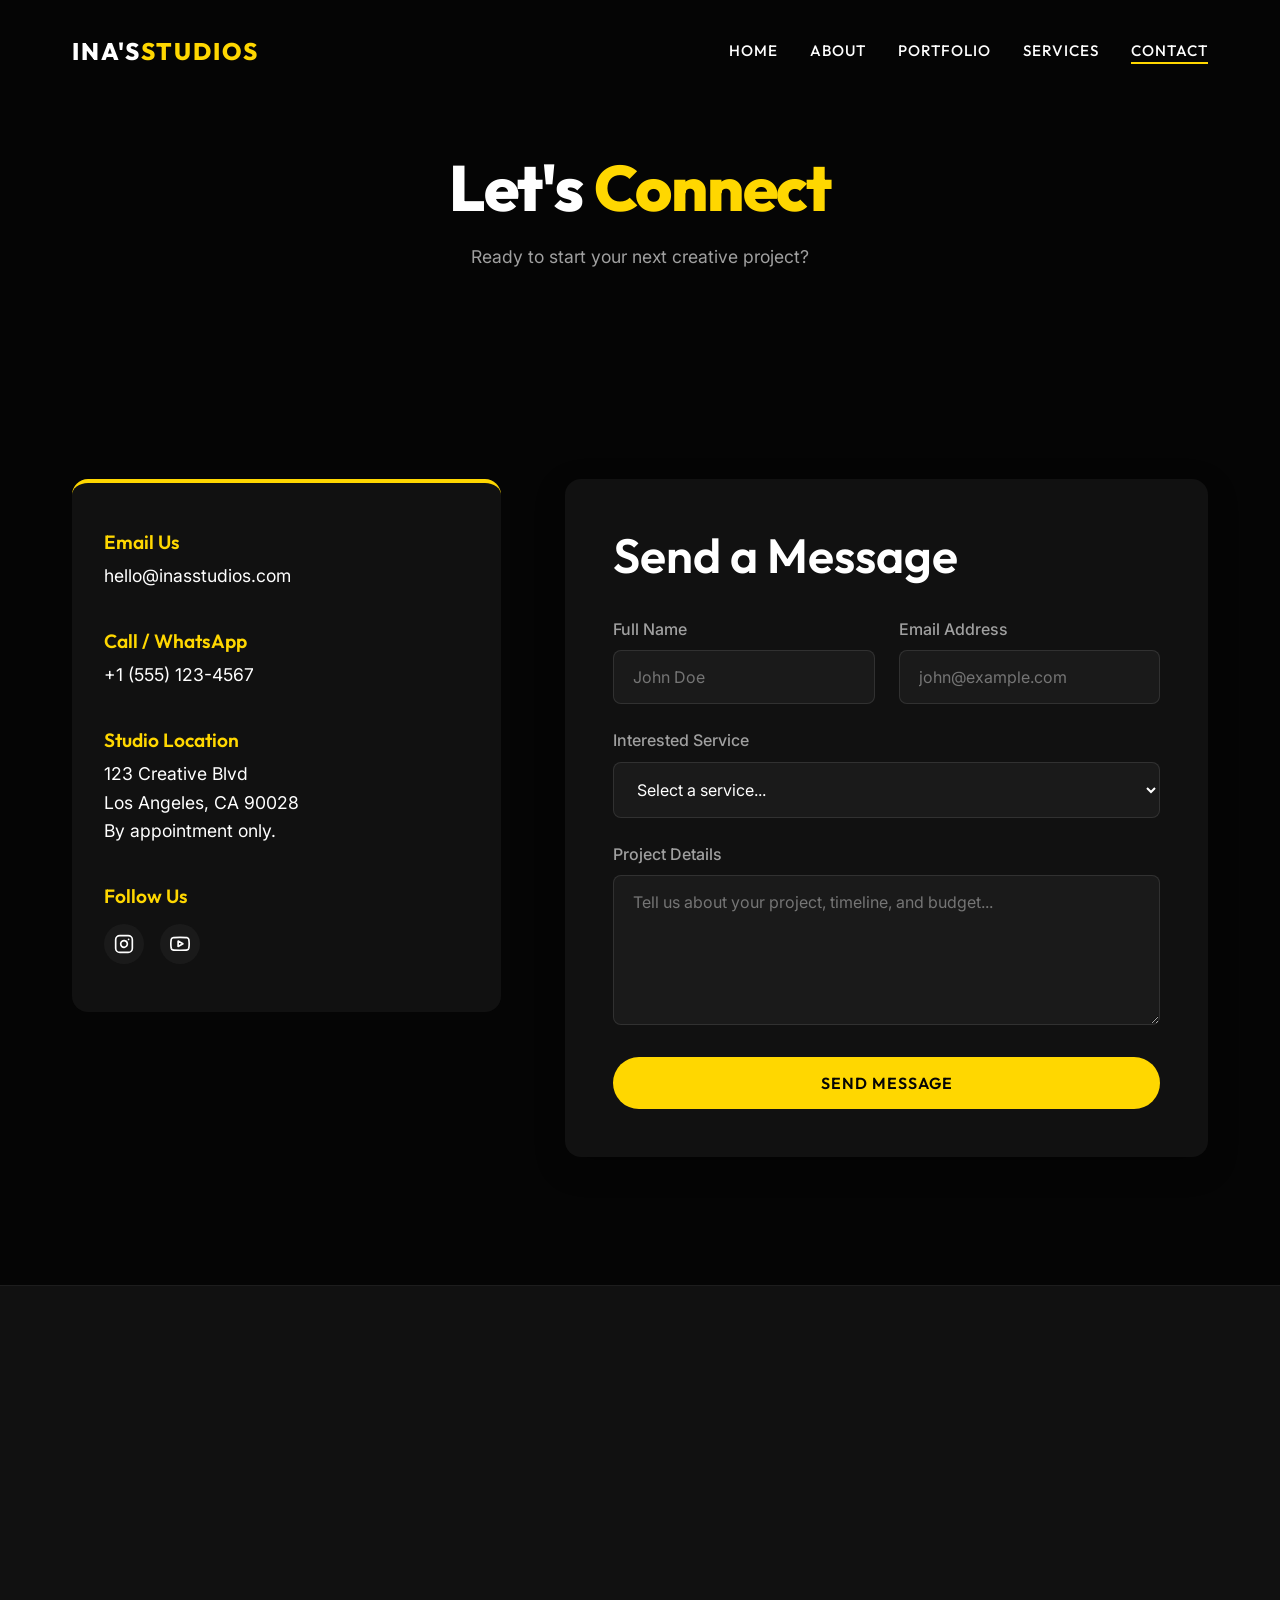
<file: contact.html>
<!DOCTYPE html>
<html lang="en">

<head>
    <meta charset="UTF-8">
    <meta name="viewport" content="width=device-width, initial-scale=1.0">
    <title>Contact | Ina's Studios</title>
    <!-- CSS -->
    <link rel="stylesheet" href="assets/css/style.css">
    <link rel="stylesheet" href="assets/css/animations.css">
    <link rel="stylesheet" href="assets/css/responsive.css">
    <style>
        .page-header {
            padding: 150px 0 80px;
            background: linear-gradient(rgba(5, 5, 5, 0.9), rgba(5, 5, 5, 1)),
                url('https://images.unsplash.com/photo-1542038784456-1ea8e935640e?q=80&w=2070&auto=format&fit=crop') center/cover no-repeat;
            text-align: center;
        }

        .contact-layout {
            display: grid;
            grid-template-columns: 1fr 1.5fr;
            gap: 4rem;
        }

        @media (max-width: 992px) {
            .contact-layout {
                grid-template-columns: 1fr;
            }
        }

        .contact-info-card {
            background: var(--bg-secondary);
            padding: 3rem 2rem;
            border-radius: var(--border-radius-lg);
            border-top: 4px solid var(--accent-color);
        }

        .info-block {
            margin-bottom: 2.5rem;
        }

        .info-block h3 {
            font-size: 1.2rem;
            color: var(--accent-color);
            margin-bottom: 0.5rem;
        }

        .info-block p,
        .info-block a {
            color: var(--text-primary);
            font-size: 1.1rem;
        }

        /* Form Styles */
        .contact-form {
            background: var(--bg-secondary);
            padding: 3rem;
            border-radius: var(--border-radius-lg);
            box-shadow: 0 10px 30px rgba(0, 0, 0, 0.3);
        }

        @media (max-width: 576px) {
            .contact-form {
                padding: 1.5rem;
            }
        }

        .form-group {
            margin-bottom: 1.5rem;
            position: relative;
        }

        .form-row {
            display: grid;
            grid-template-columns: 1fr 1fr;
            gap: 1.5rem;
        }

        @media (max-width: 768px) {
            .form-row {
                grid-template-columns: 1fr;
                gap: 0;
            }
        }

        .form-label {
            display: block;
            margin-bottom: 0.5rem;
            color: var(--text-secondary);
            font-weight: 500;
        }

        .form-control {
            width: 100%;
            padding: 1rem 1.2rem;
            background: var(--bg-tertiary);
            border: 1px solid rgba(255, 255, 255, 0.1);
            border-radius: var(--border-radius);
            color: white;
            font-family: var(--font-body);
            font-size: 1rem;
            transition: all var(--transition-fast);
        }

        .form-control:focus {
            outline: none;
            border-color: var(--accent-color);
            background: rgba(255, 215, 0, 0.05);
            box-shadow: 0 0 0 2px rgba(255, 215, 0, 0.2);
        }

        textarea.form-control {
            resize: vertical;
            min-height: 150px;
        }

        /* Validation States */
        .form-control.error {
            border-color: #ff4d4d;
        }

        .form-control.success {
            border-color: #4BB543;
        }

        .error-message {
            color: #ff4d4d;
            font-size: 0.85rem;
            margin-top: 0.4rem;
            display: none;
        }

        /* Submission Feedback */
        .form-message-container {
            display: none;
            padding: 1.5rem;
            border-radius: var(--border-radius);
            margin-bottom: 1.5rem;
            text-align: center;
        }

        .form-message-container.success {
            display: block;
            background: rgba(75, 181, 67, 0.1);
            border: 1px solid #4BB543;
            color: #4BB543;
            animation: fadeIn 0.5s ease;
        }

        @keyframes fadeIn {
            from {
                opacity: 0;
                transform: translateY(-10px);
            }

            to {
                opacity: 1;
                transform: translateY(0);
            }
        }
    </style>
</head>

<body>
    <!-- Component Placeholder: Navbar -->
    <div id="header-placeholder"></div>

    <header class="page-header">
        <div class="container fade-up opacity-0">
            <h1>Let's <span class="text-accent">Connect</span></h1>
            <p style="margin: 0 auto;">Ready to start your next creative project?</p>
        </div>
    </header>

    <section class="section">
        <div class="container">
            <div class="contact-layout">

                <!-- Contact Info -->
                <div class="fade-up delay-100">
                    <div class="contact-info-card">
                        <div class="info-block">
                            <h3>Email Us</h3>
                            <a href="mailto:hello@inasstudios.com">hello@inasstudios.com</a>
                        </div>

                        <div class="info-block">
                            <h3>Call / WhatsApp</h3>
                            <a href="tel:+15551234567">+1 (555) 123-4567</a>
                        </div>

                        <div class="info-block">
                            <h3>Studio Location</h3>
                            <p>123 Creative Blvd<br>Los Angeles, CA 90028<br>By appointment only.</p>
                        </div>

                        <div class="info-block" style="margin-bottom: 0;">
                            <h3>Follow Us</h3>
                            <div class="social-links" style="margin-top: 1rem;">
                                <a href="#" aria-label="Instagram">
                                    <svg xmlns="http://www.w3.org/2000/svg" width="20" height="20" viewBox="0 0 24 24"
                                        fill="none" stroke="currentColor" stroke-width="2" stroke-linecap="round"
                                        stroke-linejoin="round">
                                        <rect x="2" y="2" width="20" height="20" rx="5" ry="5"></rect>
                                        <path d="M16 11.37A4 4 0 1 1 12.63 8 4 4 0 0 1 16 11.37z"></path>
                                        <line x1="17.5" y1="6.5" x2="17.51" y2="6.5"></line>
                                    </svg>
                                </a>
                                <a href="#" aria-label="YouTube">
                                    <svg xmlns="http://www.w3.org/2000/svg" width="20" height="20" viewBox="0 0 24 24"
                                        fill="none" stroke="currentColor" stroke-width="2" stroke-linecap="round"
                                        stroke-linejoin="round">
                                        <path
                                            d="M22.54 6.42a2.78 2.78 0 0 0-1.94-2C18.88 4 12 4 12 4s-6.88 0-8.6.46a2.78 2.78 0 0 0-1.94 2A29 29 0 0 0 1 11.75a29 29 0 0 0 .46 5.33 2.78 2.78 0 0 0 1.94 2c1.72.46 8.6.46 8.6.46s6.88 0 8.6-.46a2.78 2.78 0 0 0 1.94-2 29 29 0 0 0 .46-5.33 29 29 0 0 0-.46-5.33z">
                                        </path>
                                        <polygon points="9.75 15.02 15.5 11.75 9.75 8.48 9.75 15.02"></polygon>
                                    </svg>
                                </a>
                            </div>
                        </div>
                    </div>
                </div>

                <!-- Contact Form -->
                <div class="fade-up delay-200">
                    <form id="contactForm" class="contact-form" novalidate>
                        <h2 style="margin-bottom: 2rem;">Send a Message</h2>

                        <div id="formFeedback" class="form-message-container">
                            <strong>Success!</strong> Your message has been sent. We'll be in touch soon.
                        </div>

                        <div class="form-row">
                            <div class="form-group">
                                <label for="name" class="form-label">Full Name</label>
                                <input type="text" id="name" name="name" class="form-control" placeholder="John Doe">
                                <div class="error-message">Please enter your name</div>
                            </div>
                            <div class="form-group">
                                <label for="email" class="form-label">Email Address</label>
                                <input type="email" id="email" name="email" class="form-control"
                                    placeholder="john@example.com">
                                <div class="error-message">Please enter a valid email</div>
                            </div>
                        </div>

                        <div class="form-group">
                            <label for="service" class="form-label">Interested Service</label>
                            <select id="service" name="service" class="form-control">
                                <option value="">Select a service...</option>
                                <option value="photography">Photography</option>
                                <option value="videography">Videography</option>
                                <option value="design">Graphic Design</option>
                                <option value="social">Social Media Content</option>
                                <option value="other">Other / General Inquiry</option>
                            </select>
                            <div class="error-message">Please select a service</div>
                        </div>

                        <div class="form-group">
                            <label for="message" class="form-label">Project Details</label>
                            <textarea id="message" name="message" class="form-control"
                                placeholder="Tell us about your project, timeline, and budget..."></textarea>
                            <div class="error-message">Please provide some project details</div>
                        </div>

                        <button type="submit" class="btn btn-primary" id="submitBtn" style="width: 100%;">
                            <span>Send Message</span>
                        </button>
                    </form>
                </div>

            </div>
        </div>
    </section>

    <!-- Component Placeholder: Footer -->
    <div id="footer-placeholder"></div>

    <!-- JS -->
    <script src="assets/js/main.js"></script>
    <script src="assets/js/contact.js"></script>
    <script>
        document.addEventListener('DOMContentLoaded', () => {
            setTimeout(() => {
                const headerContent = document.querySelector('.page-header .container');
                if (headerContent) headerContent.classList.add('visible');
            }, 100);

            // Check URL parameters to auto-select a service if redirected from Services page
            const urlParams = new URLSearchParams(window.location.search);
            const serviceParam = urlParams.get('service');
            if (serviceParam) {
                const serviceSelect = document.getElementById('service');
                if (serviceSelect) {
                    // Force the select if the value exists
                    const option = serviceSelect.querySelector(`option[value="${serviceParam}"]`);
                    if (option) option.selected = true;
                }
            }
        });
    </script>
</body>

</html>
</file>
<file: assets/css/style.css>
@import url('https://fonts.googleapis.com/css2?family=Outfit:wght@300;400;600;800&family=Inter:wght@300;400;500;600&display=swap');

:root {
  /* Brand Colors */
  --bg-primary: #050505;
  --bg-secondary: #111111;
  --bg-tertiary: #1a1a1a;
  --accent-color: #FFD700;
  --accent-hover: #ffea70;
  
  /* Text Colors */
  --text-primary: #ffffff;
  --text-secondary: #a0a0a0;
  --text-muted: #666666;
  
  /* Typography */
  --font-heading: 'Outfit', sans-serif;
  --font-body: 'Inter', sans-serif;
  
  /* Layout & Spacing */
  --container-width: 1200px;
  --space-sm: 1rem;
  --space-md: 2rem;
  --space-lg: 4rem;
  --space-xl: 8rem;
  
  /* Visuals */
  --border-radius: 8px;
  --border-radius-lg: 16px;
  --transition-fast: 0.2s ease;
  --transition-normal: 0.3s cubic-bezier(0.4, 0, 0.2, 1);
  --transition-slow: 0.6s cubic-bezier(0.4, 0, 0.2, 1);
}

/* Reset & Base HTML Styles */
* {
  margin: 0;
  padding: 0;
  box-sizing: border-box;
}

html {
  scroll-behavior: smooth;
}

body {
  font-family: var(--font-body);
  background-color: var(--bg-primary);
  color: var(--text-primary);
  line-height: 1.6;
  overflow-x: hidden;
  -webkit-font-smoothing: antialiased;
}

/* Typography */
h1, h2, h3, h4, h5, h6 {
  font-family: var(--font-heading);
  font-weight: 600;
  line-height: 1.2;
  margin-bottom: var(--space-sm);
}

h1 {
  font-size: clamp(2.5rem, 5vw, 4.5rem);
  font-weight: 800;
  letter-spacing: -0.02em;
}

h2 {
  font-size: clamp(2rem, 4vw, 3rem);
  margin-bottom: var(--space-md);
}

h3 {
  font-size: clamp(1.5rem, 3vw, 2rem);
}

p {
  color: var(--text-secondary);
  font-size: 1.1rem;
  margin-bottom: var(--space-md);
  max-width: 70ch;
}

a {
  color: var(--text-primary);
  text-decoration: none;
  transition: color var(--transition-fast);
}

a:hover {
  color: var(--accent-color);
}

/* Utilities */
.container {
  max-width: var(--container-width);
  margin: 0 auto;
  padding: 0 var(--space-md);
  width: 100%;
}

.section {
  padding: var(--space-xl) 0;
}

.text-center { text-align: center; }

.text-accent { color: var(--accent-color); }

/* Buttons */
.btn {
  display: inline-block;
  padding: 1rem 2.5rem;
  border-radius: 50px;
  font-family: var(--font-heading);
  font-weight: 600;
  font-size: 1rem;
  cursor: pointer;
  transition: all var(--transition-normal);
  text-transform: uppercase;
  letter-spacing: 1px;
  border: none;
  outline: none;
}

.btn-primary {
  background-color: var(--accent-color);
  color: var(--bg-primary);
}

.btn-primary:hover {
  background-color: var(--accent-hover);
  transform: translateY(-2px);
  box-shadow: 0 4px 15px rgba(255, 215, 0, 0.3);
  color: var(--bg-primary);
}

.btn-outline {
  background-color: transparent;
  color: var(--text-primary);
  border: 1px solid rgba(255, 255, 255, 0.2);
}

.btn-outline:hover {
  border-color: var(--accent-color);
  color: var(--accent-color);
}

/* Image Utilities */
img {
  max-width: 100%;
  height: auto;
  display: block;
}

/* Header & Navbar Styles (Will be loaded via JS) */
.main-header {
  position: fixed;
  top: 0;
  left: 0;
  width: 100%;
  z-index: 1000;
  padding: var(--space-md) 0;
  transition: all var(--transition-normal);
  background: transparent;
}

.main-header.scrolled {
  background: rgba(5, 5, 5, 0.9);
  padding: 1rem 0;
  backdrop-filter: blur(10px);
  border-bottom: 1px solid rgba(255, 255, 255, 0.05);
}

.nav-container {
  display: flex;
  justify-content: space-between;
  align-items: center;
}

.logo {
  font-family: var(--font-heading);
  font-size: 1.5rem;
  font-weight: 800;
  letter-spacing: 2px;
  text-transform: uppercase;
}

.logo span {
  color: var(--accent-color);
}

.nav-links {
  display: flex;
  gap: 2rem;
  list-style: none;
}

.nav-links a {
  font-family: var(--font-heading);
  font-size: 0.95rem;
  font-weight: 500;
  text-transform: uppercase;
  letter-spacing: 1px;
  position: relative;
}

.nav-links a::after {
  content: '';
  position: absolute;
  bottom: -4px;
  left: 0;
  width: 0;
  height: 2px;
  background-color: var(--accent-color);
  transition: width var(--transition-fast);
}

.nav-links a:hover::after,
.nav-links a.active::after {
  width: 100%;
}

.mobile-menu-btn {
  display: none;
  background: none;
  border: none;
  color: var(--text-primary);
  font-size: 1.5rem;
  cursor: pointer;
}

/* Footer Styles */
.main-footer {
  background-color: var(--bg-secondary);
  padding: var(--space-xl) 0 2rem;
  border-top: 1px solid rgba(255, 255, 255, 0.05);
}

.footer-grid {
  display: grid;
  grid-template-columns: repeat(auto-fit, minmax(250px, 1fr));
  gap: var(--space-lg);
  margin-bottom: var(--space-lg);
}

.footer-col h4 {
  margin-bottom: 1.5rem;
  font-size: 1.2rem;
}

.footer-links {
  list-style: none;
}

.footer-links li {
  margin-bottom: 0.8rem;
}

.social-links {
  display: flex;
  gap: 1rem;
}

.social-links a {
  display: flex;
  align-items: center;
  justify-content: center;
  width: 40px;
  height: 40px;
  border-radius: 50%;
  background: var(--bg-tertiary);
  transition: all var(--transition-fast);
}

.social-links a:hover {
  background: var(--accent-color);
  color: var(--bg-primary);
  transform: translateY(-3px);
}

.footer-bottom {
  text-align: center;
  padding-top: 2rem;
  border-top: 1px solid rgba(255, 255, 255, 0.05);
  font-size: 0.9rem;
}
</file>
<file: assets/css/animations.css>
/* Fade In Animation (Used with Intersection Observer in JS) */
.fade-up {
    opacity: 0;
    transform: translateY(30px);
    transition: opacity 0.8s cubic-bezier(0.4, 0, 0.2, 1),
        transform 0.8s cubic-bezier(0.4, 0, 0.2, 1);
    will-change: opacity, transform;
}

.fade-up.visible {
    opacity: 1;
    transform: translateY(0);
}

.fade-in {
    opacity: 0;
    transition: opacity 1s ease;
}

.fade-in.visible {
    opacity: 1;
}

/* Staggered animation delays */
.delay-100 {
    transition-delay: 100ms;
}

.delay-200 {
    transition-delay: 200ms;
}

.delay-300 {
    transition-delay: 300ms;
}

.delay-400 {
    transition-delay: 400ms;
}

/* Image Hover Zoom Effect */
.img-hover-zoom {
    overflow: hidden;
    border-radius: var(--border-radius);
    position: relative;
}

.img-hover-zoom img {
    transition: transform var(--transition-slow);
    width: 100%;
    height: 100%;
    object-fit: cover;
}

.img-hover-zoom:hover img {
    transform: scale(1.05);
}

/* Hover overlay for portfolio items */
.portfolio-overlay {
    position: absolute;
    top: 0;
    left: 0;
    width: 100%;
    height: 100%;
    background: rgba(5, 5, 5, 0.8);
    display: flex;
    flex-direction: column;
    justify-content: center;
    align-items: center;
    opacity: 0;
    transition: opacity var(--transition-normal);
    padding: 2rem;
    text-align: center;
}

.img-hover-zoom:hover .portfolio-overlay {
    opacity: 1;
}

.portfolio-overlay h4 {
    transform: translateY(20px);
    transition: transform var(--transition-normal);
    color: var(--accent-color);
    font-size: 1.5rem;
}

.portfolio-overlay p {
    transform: translateY(20px);
    transition: transform var(--transition-normal);
    color: var(--text-primary);
    margin-bottom: 0;
}

.img-hover-zoom:hover .portfolio-overlay h4,
.img-hover-zoom:hover .portfolio-overlay p {
    transform: translateY(0);
}

/* Custom loading spinner */
.loader {
    width: 48px;
    height: 48px;
    border: 3px solid rgba(255, 215, 0, 0.3);
    border-radius: 50%;
    display: inline-block;
    position: relative;
    box-sizing: border-box;
    animation: rotation 1s linear infinite;
}

.loader::after {
    content: '';
    box-sizing: border-box;
    position: absolute;
    left: 50%;
    top: 50%;
    transform: translate(-50%, -50%);
    width: 56px;
    height: 56px;
    border-radius: 50%;
    border: 3px solid;
    border-color: var(--accent-color) transparent;
}

@keyframes rotation {
    0% {
        transform: rotate(0deg);
    }

    100% {
        transform: rotate(360deg);
    }
}
</file>
<file: assets/css/responsive.css>
/* Tablet Styles (Max 992px) */
@media (max-width: 992px) {
    :root {
        --space-xl: 6rem;
        --space-lg: 3rem;
    }
}

/* Mobile Setup (Max 768px) */
@media (max-width: 768px) {
    :root {
        --space-xl: 4rem;
        --space-lg: 2rem;
        --space-md: 1.5rem;
    }

    /* Navigation */
    .mobile-menu-btn {
        display: block;
        z-index: 1001;
    }

    .nav-links {
        position: fixed;
        top: 0;
        right: -100%;
        width: 100%;
        height: 100vh;
        background-color: var(--bg-primary);
        flex-direction: column;
        justify-content: center;
        align-items: center;
        transition: right var(--transition-normal);
        z-index: 1000;
    }

    .nav-links.active {
        right: 0;
    }

    .nav-links li {
        margin: 1.5rem 0;
    }

    .nav-links a {
        font-size: 1.5rem;
    }

    /* Utilities */
    .section {
        padding: var(--space-lg) 0;
    }
}

/* Small Mobile (Max 480px) */
@media (max-width: 480px) {
    h1 {
        font-size: 2.2rem;
    }

    h2 {
        font-size: 1.8rem;
    }

    .btn {
        padding: 0.8rem 2rem;
        width: 100%;
        text-align: center;
        margin-bottom: 0.5rem;
    }
}
</file>
